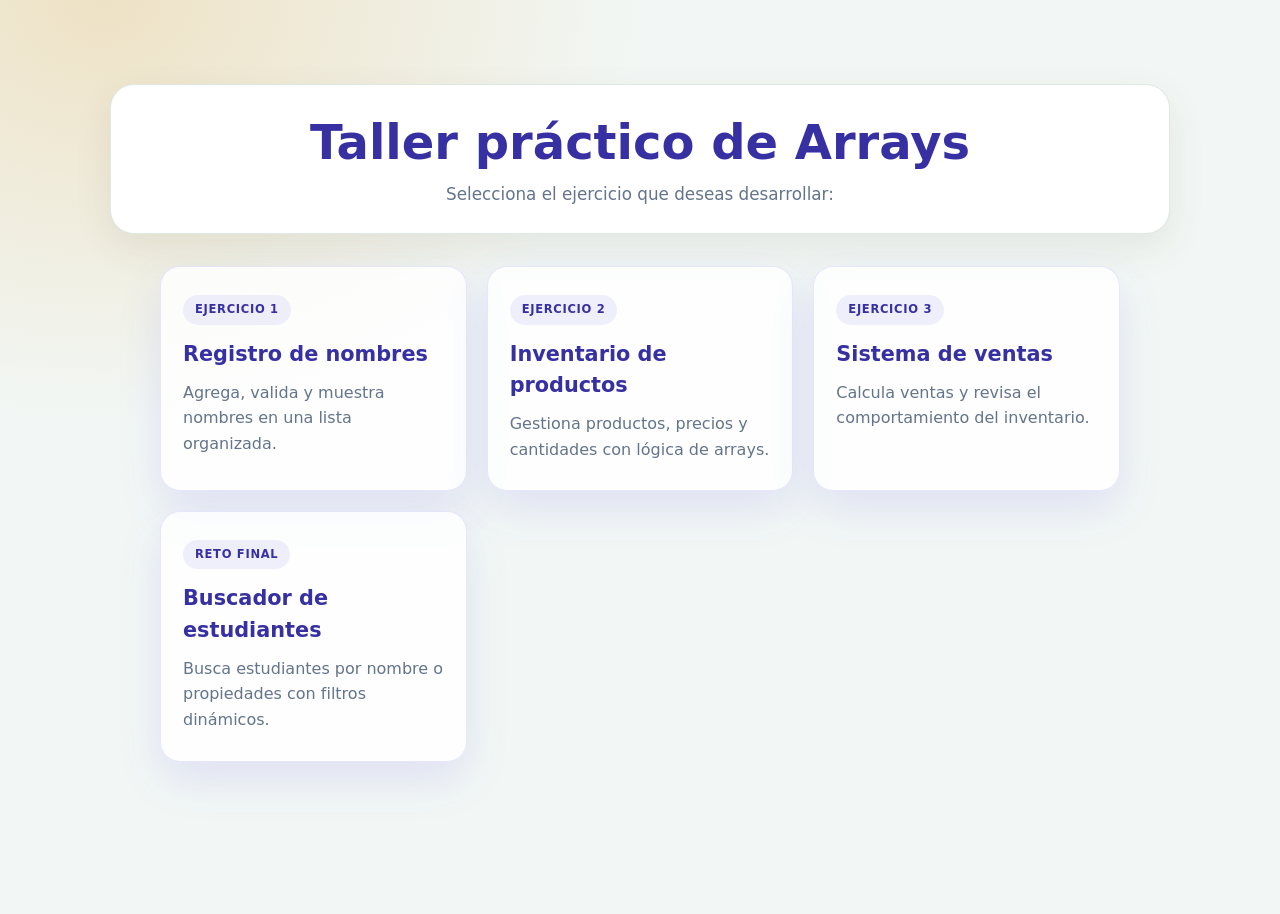
<file: index.html>
<!DOCTYPE html>
<html lang="es">
<head>
    <meta charset="UTF-8">
    <meta name="viewport" content="width=device-width, initial-scale=1.0">
    <title>Taller práctico de arrays</title>
     <link rel="stylesheet" href="css/styles.css">
</head>
<body>
    <div class="container">
        <header class="hero">
            <h1>Taller práctico de Arrays</h1>
            <p>Selecciona el ejercicio que deseas desarrollar:</p>
        </header>

        <main class="grid">
            <article class="card">
                <a href="ejercicio1.html">
                    <span class="tag">Ejercicio 1</span>
                    <h2>Registro de nombres</h2>
                    <p>Agrega, valida y muestra nombres en una lista organizada.</p>
                </a>
            </article>

            <article class="card">
                <a href="ejercicio2.html">
                    <span class="tag">Ejercicio 2</span>
                    <h2>Inventario de productos</h2>
                    <p>Gestiona productos, precios y cantidades con lógica de arrays.</p>
                </a>
            </article>

            <article class="card">
                <a href="ejercicio3.html">
                    <span class="tag">Ejercicio 3</span>
                    <h2>Sistema de ventas</h2>
                    <p>Calcula ventas y revisa el comportamiento del inventario.</p>
                </a>
            </article>

            <article class="card">
                <a href="ejercicio4.html">
                    <span class="tag">Reto final</span>
                    <h2>Buscador de estudiantes</h2>
                    <p>Busca estudiantes por nombre o propiedades con filtros dinámicos.</p>
                </a>
            </article>
        </main>
    </div>
</body>
</html>
</file>
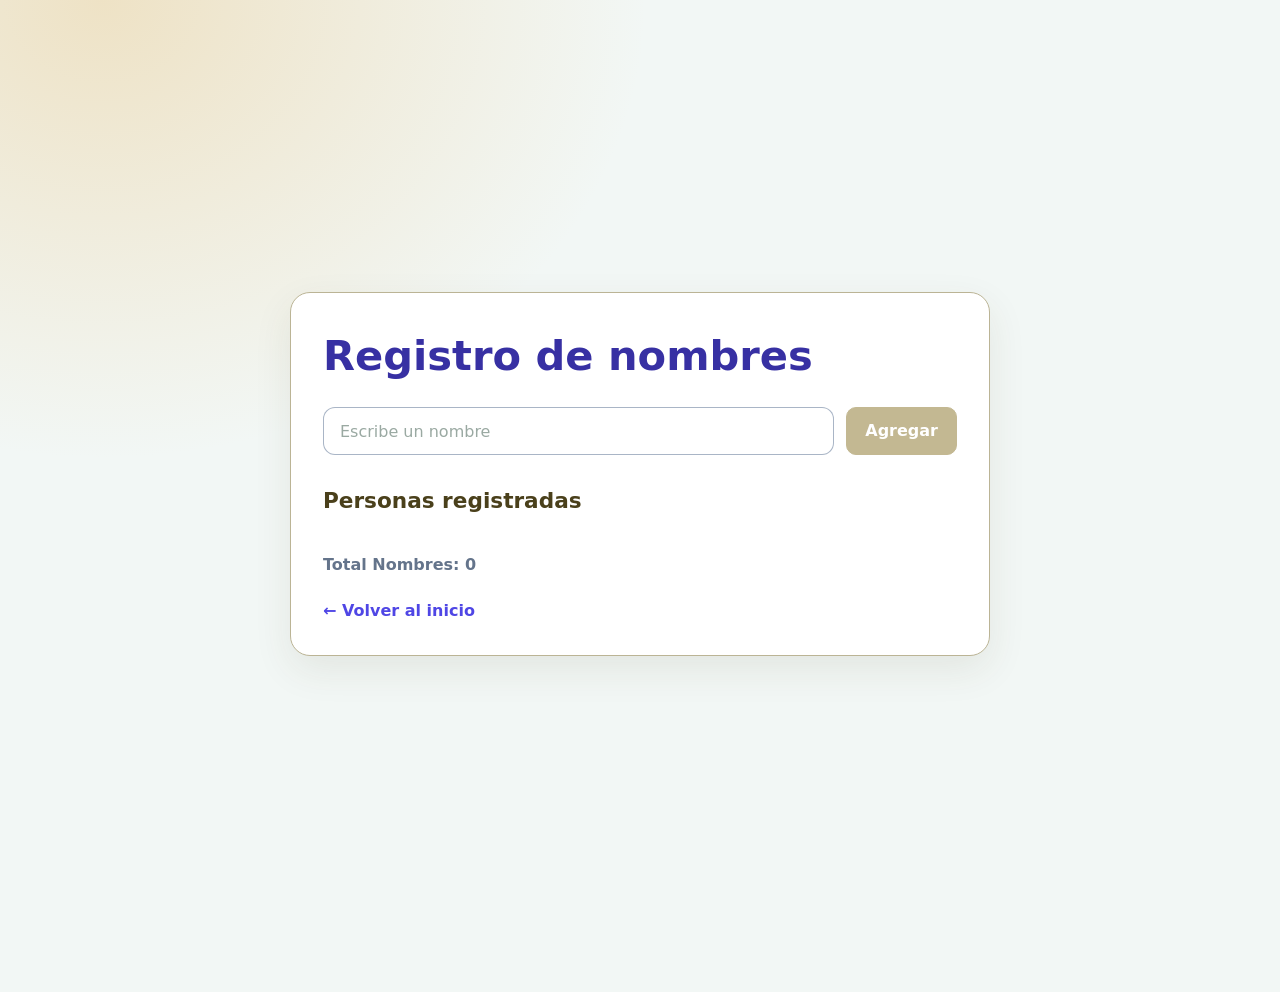
<file: ejercicio1.html>
<!DOCTYPE html>
<html lang="es">
<head>
    <meta charset="UTF-8">
    <meta name="viewport" content="width=device-width, initial-scale=1.0">
    <title>Registro de nombres</title>
     <link rel="stylesheet" href="css/styles.css">
</head>
<body>
    <div class="exercise-page">
        <section class="panel">
            <h1>Registro de nombres</h1>

            <div class="input-row">
                <input type="text" id="nombre" placeholder="Escribe un nombre">
                <button type="button" onclick="agregarNombre()">Agregar</button>
            </div>

            <h2>Personas registradas</h2>
            <ul id="lista"></ul>
            <p id="cantidad">Total Nombres: 0</p>

            <a class="back-link" href="index.html">← Volver al inicio</a>
        </section>
    </div>

    <script src="js/ejercicio1.js"></script>
</body>
</html>
</file>
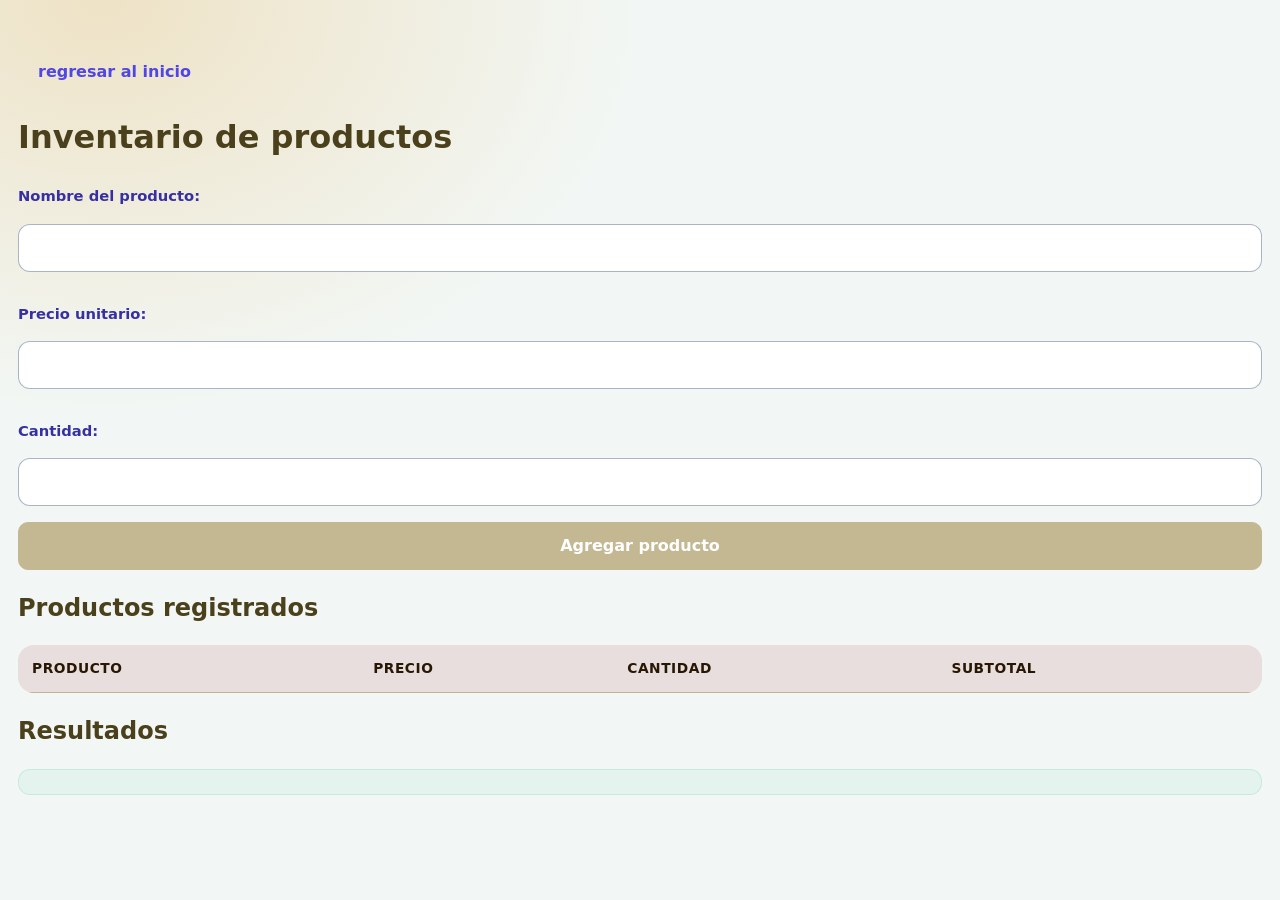
<file: ejercicio2.html>
<!DOCTYPE html>
<html lang="es">
<head>
    <meta charset="UTF-8">
    <meta name="viewport" content="width=device-width, initial-scale=1.0">
    <title>Inventario de productos</title>
    <link rel="stylesheet" href="css/styles.css">
</head>
<body>
    <a>regresar al inicio</a>
    <h1>Inventario de productos</h1>
    <form id="formulario">
        <label for="producto">Nombre del producto:</label>
        <input type="text" id="producto" required>
        <label for="precio">Precio unitario:</label>
        <input type="number" id="precio" min="0.01" step="0.01" required>
        <label for="cantidad">Cantidad:</label>
        <input type="number" id="cantidad" min="1" step="1" required>
        <button type="button" onclick="agregarProducto()">Agregar producto</button>
    </form>
    <h2>Productos registrados</h2>
    <table>
        <thead>
            <tr>
                <th>Producto</th>
                <th>Precio</th>
                <th>Cantidad</th>
                <th>Subtotal</th>
            </tr>
        </thead>
        <tbody id="tabla"></tbody>
    </table>
    <h2>Resultados</h2>
    <p id="total"></p>
    <script src="js/ejercicio2.js"></script>
</body>
</html>
</file>
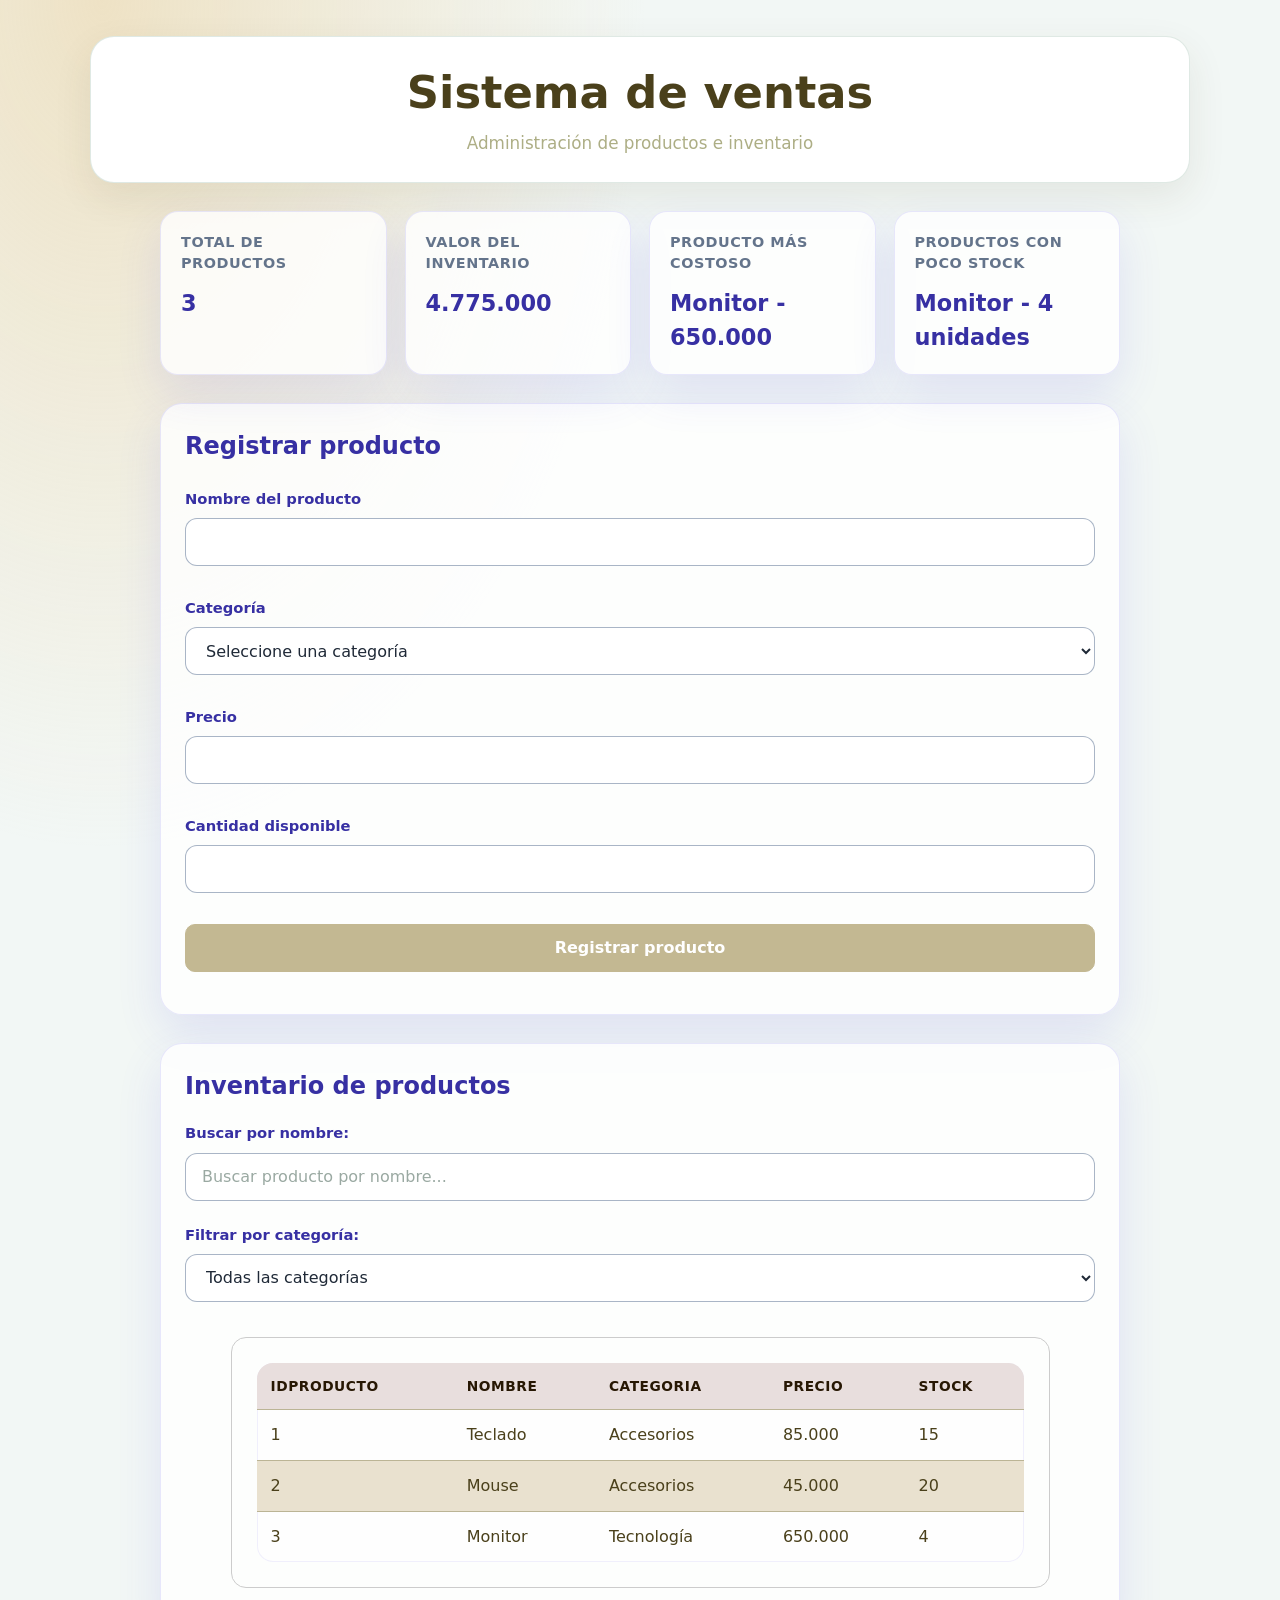
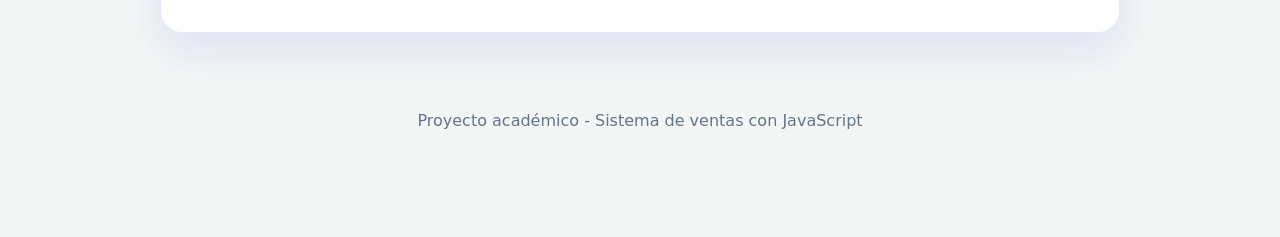
<file: ejercicio3.html>
<!DOCTYPE html>
<html lang="es">
<head>
    <meta charset="UTF-8">
    <meta name="viewport" content="width=device-width, initial-scale=1.0">
    <title>Sistema de Ventas</title>
    <link rel="stylesheet" href="css/styles.css">
</head>
<body>
    <header>
        <h1>Sistema de ventas</h1>
        <p>Administración de productos e inventario</p>
    </header>
    <main>
        <section class="resumen">
            <div class="tarjeta">
                <h3>Total de productos</h3>
                <p id="totalProductos">0</p>
            </div>
            <div class="tarjeta">
                <h3>Valor del inventario</h3>
                <p id="valorInventario">$0</p>
            </div>
            <div class="tarjeta">
                <h3>Producto más costoso</h3>
                <p id="productoCostoso">Sin productos</p>
            </div>
            <div class="tarjeta">
                <h3>Productos con poco stock</h3>
                <p id="pocoStock">0</p>
            </div>
        </section>
        <section class="contenedor">
            <h2>Registrar producto</h2>
            <form id="formularioProducto">
                <div class="grupo">
                    <label for="nombre">Nombre del producto</label>
                    <input type="text" id="nombre" required>
                </div>
                <div class="grupo">
                    <label for="categoria">Categoría</label>
                    <select id="categoria" required>
                        <option value="">Seleccione una categoría</option>
                        <option value="Tecnología">Tecnología</option>
                        <option value="Accesorios">Accesorios</option>
                        <option value="Oficina">Oficina</option>
                        <option value="Hogar">Hogar</option>
                    </select>
                </div>
                <div class="grupo">
                    <label for="precio">Precio</label>
                    <input type="number" id="precio" min="0.01" step="0.01" required>
                </div>
                <div class="grupo">
                    <label for="stock">Cantidad disponible</label>
                    <input type="number" id="stock" min="0" step="1" required>
                </div>
                <button type="submit" id="btnGuardar">
                    Registrar producto
                </button>
            </form>
        </section>
        <section class="contenedor">
            <h2>Inventario de productos</h2>
            <div class="filtros">
                <label for="buscar">Buscar por nombre:</label>
                <input
                    type="text"
                    id="buscar"
                    placeholder="Buscar producto por nombre..."
                >
                <label for="filtroCategoria">Filtrar por categoría:</label>
                <select id="filtroCategoria">
                    <option value="">Todas las categorías</option>
                    <option value="Tecnología">Tecnología</option>
                    <option value="Accesorios">Accesorios</option>
                    <option value="Oficina">Oficina</option>
                    <option value="Hogar">Hogar</option>
                </select>
            </div>
            <p id="mensaje"></p>
            <div class="tabla-contenedor">
                <table>
                    <thead>
                        <tr>
                            <th>idProducto</th>
                            <th>nombre</th>
                            <th>categoria</th>
                            <th>precio</th>
                            <th>stock</th>
                        </tr>
                    </thead>
                    <tbody id="tablaProductos">
                    </tbody>
                </table>
            </div>
        </section>
    </main>
    <footer>
        <p>Proyecto académico - Sistema de ventas con JavaScript</p>
    </footer>
    <script src="js/ejercicio3.js"></script>
</body>
</html>
</file>
<file: css/styles.css>
:root {
    --bg-start: #f4f7ff;
    --bg-end: #e7ecff;
    --primary: #4f46e5;
    --primary-dark: #3730a3;
    --secondary: #06b6d4;
    --surface: rgba(255, 255, 255, 0.8);
    --surface-strong: #ffffff;
    --border: rgba(79, 70, 229, 0.12);
    --shadow: 0 18px 45px rgba(79, 70, 229, 0.12);
    --success: #10b981;
    --danger: #ef4444;
    --text: #1f2937;
    --muted: #64748b;
}

* {
    box-sizing: border-box;
}

body {
    margin: 0;
    min-height: 100vh;
    font-family: Arial, Helvetica, sans-serif;
    background: linear-gradient(135deg, var(--bg-start), var(--bg-end));
    color: var(--text);
    line-height: 1.5;
}

img,
input,
select,
button,
label {
    font: inherit;
}

a {
    color: inherit;
}

.container {
    max-width: 1100px;
    margin: 0 auto;
    padding: 48px 20px;
}

.hero {
    text-align: center;
    margin-bottom: 32px;
}

.hero h1 {
    margin: 0 0 12px;
    font-size: clamp(2.1rem, 4vw, 3rem);
    color: var(--primary-dark);
}

.hero p {
    margin: 0;
    color: var(--muted);
    font-size: 1.05rem;
}

.grid {
    display: grid;
    grid-template-columns: repeat(auto-fit, minmax(230px, 1fr));
    gap: 20px;
}

.card {
    background: var(--surface);
    border: 1px solid var(--border);
    border-radius: 20px;
    box-shadow: var(--shadow);
    overflow: hidden;
    transition: transform 0.2s ease, box-shadow 0.2s ease;
}

.card:hover {
    transform: translateY(-4px);
    box-shadow: 0 22px 55px rgba(79, 70, 229, 0.16);
}

.card a {
    display: block;
    padding: 28px 22px;
    text-decoration: none;
    color: var(--text);
}

.card .tag {
    display: inline-block;
    padding: 6px 12px;
    border-radius: 999px;
    background: rgba(79, 70, 229, 0.08);
    color: var(--primary-dark);
    font-size: 0.72rem;
    font-weight: 700;
    text-transform: uppercase;
    letter-spacing: 0.06em;
    margin-bottom: 14px;
}

.card h2 {
    margin: 0 0 10px;
    font-size: 1.3rem;
    color: var(--primary-dark);
}

.card p {
    margin: 0;
    color: var(--muted);
    line-height: 1.6;
}

.exercise-page {
    min-height: 100vh;
    display: flex;
    align-items: center;
    justify-content: center;
    padding: 40px 20px;
}

.panel {
    width: min(700px, 100%);
    background: rgba(255, 255, 255, 0.82);
    border: 1px solid var(--border);
    border-radius: 24px;
    box-shadow: var(--shadow);
    padding: 30px;
}

.panel h1 {
    margin-top: 0;
    margin-bottom: 20px;
    color: var(--primary-dark);
    font-size: clamp(2rem, 4vw, 2.6rem);
}

.input-row {
    display: flex;
    gap: 12px;
    margin-bottom: 18px;
}

.input-row input[type="text"] {
    flex: 1;
    height: 48px;
    padding: 0 16px;
    border: 1px solid rgba(148, 163, 184, 0.8);
    border-radius: 12px;
    font-size: 1rem;
    background: #fff;
    transition: border-color 0.2s ease, box-shadow 0.2s ease;
}

.input-row input[type="text"]:focus {
    outline: none;
    border-color: var(--primary);
    box-shadow: 0 0 0 4px rgba(79, 70, 229, 0.12);
}

button {
    border: none;
    border-radius: 12px;
    padding: 0 22px;
    height: 48px;
    background: linear-gradient(135deg, var(--primary), var(--secondary));
    color: white;
    font-size: 0.98rem;
    font-weight: 700;
    cursor: pointer;
    transition: opacity 0.2s ease, transform 0.2s ease;
}

button:hover {
    opacity: 0.96;
    transform: translateY(-1px);
}

.panel h2 {
    margin-top: 24px;
    margin-bottom: 12px;
    color: var(--primary-dark);
}

.inventory-form {
    display: grid;
    gap: 16px;
    margin-bottom: 12px;
}

.field {
    display: grid;
    gap: 8px;
}

.field label {
    color: var(--primary-dark);
    font-weight: 700;
}

#formulario,
#formularioProducto {
    display: grid;
    gap: 16px;
    margin: 24px 0 18px;
}

#formulario label,
#formularioProducto label,
.filtros label,
.grupo label {
    color: var(--primary-dark);
    font-weight: 700;
}

#formulario input,
#formularioProducto input,
#formularioProducto select,
#buscar,
#filtroCategoria,
.field input {
    width: 100%;
    min-height: 48px;
    padding: 0 16px;
    border: 1px solid rgba(148, 163, 184, 0.8);
    border-radius: 12px;
    font-size: 1rem;
    background: #fff;
    color: var(--text);
    transition: border-color 0.2s ease, box-shadow 0.2s ease;
}

#formulario input:focus,
#formularioProducto input:focus,
#formularioProducto select:focus,
#buscar:focus,
#filtroCategoria:focus,
.field input:focus {
    outline: none;
    border-color: var(--primary);
    box-shadow: 0 0 0 4px rgba(79, 70, 229, 0.12);
}

body > a {
    display: inline-block;
    margin: 24px 20px 8px;
    color: var(--primary);
    text-decoration: none;
    font-weight: 700;
}

body > a:hover {
    text-decoration: underline;
}

header {
    max-width: 1100px;
    margin: 0 auto;
    padding: 48px 20px 0;
}

header h1 {
    margin: 0;
    color: var(--primary-dark);
    font-size: clamp(2rem, 4vw, 2.8rem);
}

header p {
    margin: 10px 0 0;
    color: var(--muted);
    font-size: 1.05rem;
}

main {
    max-width: 1100px;
    margin: 0 auto;
    padding: 0 20px 48px;
}

.resumen {
    display: grid;
    grid-template-columns: repeat(auto-fit, minmax(220px, 1fr));
    gap: 18px;
    margin: 28px 0;
}

.tarjeta {
    background: rgba(255, 255, 255, 0.8);
    border: 1px solid var(--border);
    border-radius: 18px;
    box-shadow: var(--shadow);
    padding: 20px;
}

.tarjeta h3 {
    margin: 0 0 12px;
    font-size: 0.9rem;
    letter-spacing: 0.04em;
    text-transform: uppercase;
    color: var(--muted);
}

.tarjeta p {
    margin: 0;
    font-size: 1.4rem;
    font-weight: 700;
    color: var(--primary-dark);
}

.contenedor {
    background: rgba(255, 255, 255, 0.8);
    border: 1px solid var(--border);
    border-radius: 22px;
    box-shadow: var(--shadow);
    padding: 24px;
    margin-bottom: 28px;
}

.contenedor h2 {
    margin-top: 0;
    margin-bottom: 18px;
    color: var(--primary-dark);
}

.grupo,
.filtros {
    display: grid;
    gap: 8px;
}

.filtros {
    margin-bottom: 18px;
}

#buscar,
#filtroCategoria {
    max-width: 100%;
}

#mensaje {
    margin: 0 0 18px;
    color: var(--muted);
    font-weight: 700;
}

.tabla-contenedor {
    overflow-x: auto;
}

footer {
    padding: 0 20px 48px;
    text-align: center;
}

footer p {
    max-width: 1100px;
    margin: 0 auto;
    color: var(--muted);
}

table {
    width: 100%;
    border-collapse: collapse;
    overflow: hidden;
    border-radius: 16px;
    background: rgba(255, 255, 255, 0.7);
    box-shadow: inset 0 0 0 1px rgba(79, 70, 229, 0.08);
}

th,
td {
    padding: 14px 16px;
    text-align: left;
    border-bottom: 1px solid rgba(148, 163, 184, 0.35);
}

th {
    background: rgba(79, 70, 229, 0.07);
    color: var(--primary-dark);
    font-size: 0.92rem;
    text-transform: uppercase;
    letter-spacing: 0.04em;
}

tbody tr:last-child td {
    border-bottom: none;
}

#lista {
    list-style: none;
    padding: 0;
    margin: 0 0 18px;
    display: grid;
    gap: 10px;
}

#lista li {
    padding: 12px 14px;
    border-radius: 12px;
    background: rgba(79, 70, 229, 0.06);
    border: 1px solid rgba(79, 70, 229, 0.08);
    color: var(--text);
    font-weight: 600;
}

#cantidad,
#total {
    margin: 0;
    color: var(--muted);
    font-size: 1rem;
    font-weight: 700;
}

#total {
    margin-top: 10px;
    padding: 12px 14px;
    border-radius: 12px;
    background: rgba(16, 185, 129, 0.06);
    border: 1px solid rgba(16, 185, 129, 0.15);
    color: var(--success);
}

.back-link {
    display: inline-block;
    margin-top: 22px;
    color: var(--primary);
    text-decoration: none;
    font-weight: 700;
}

.back-link:hover {
    text-decoration: underline;
}

.placeholder {
    background: rgba(6, 27, 31, 0.06);
    border: 1px dashed rgba(77, 144, 156, 0.5);
    border-radius: 16px;
    padding: 22px;
    color: var(--muted);
    line-height: 1.7;
}


/* Estilos para Centro Veterinario Peluditos */

:root {
    color-scheme: light;
    --fondo: #f2f7f5;
    --superficie: #ffffff;
    --texto: #4a401b;
    --texto-suave: #adae85;
    --primario: #c3b892;
    --primario-oscuro: #a09c5f;
    --borde: #bbb495;
    --acento: #f4e9dd;
    --sombra: 0 14px 38px rgba(76, 70, 29, 0.09);
}

* {
    box-sizing: border-box;
}

html {
    min-width: 120px;
    background: var(--fondo);
}

body {
    margin: 0;
    min-height: 100vh;
    padding: 36px 18px 56px;
    color: var(--texto);
    background:
        radial-gradient(ellipse at 8% 0%, rgba(235, 209, 158, 0.55), transparent 34rem),
        var(--fondo);
    font-family: Inter, ui-sans-serif, system-ui, -apple-system, BlinkMacSystemFont, "Segoe UI", sans-serif;
    line-height: 1.5;
}

main {
    width: min(100%, 1000px);
    margin: 0 auto;
}

header {
    margin: 0 auto 26px;
    padding: 30px 24px 26px;
    overflow: hidden;
    border: 1px solid rgba(220, 231, 226, 0.9);
    border-radius: 24px;
    background: var(--superficie);
    box-shadow: var(--sombra);
    text-align: center;
}

.imagen {
    display: block;
    width: calc(70% + 48px);
    max-width: 200px;
    height: clamp(100px, 32vw, 250px);
    margin: 0 0 18px 50%;
    transform: translateX(-50%);
    object-fit: cover;
    object-position: center 5%;
    -webkit-mask-image: linear-gradient(to right, transparent 0%, #000 8%, #000 92%, transparent 100%);
    mask-image: linear-gradient(to right, transparent 0%, #000 8%, #000 92%, transparent 100%);
}
    


header h2 {
    margin: 0 0 5px;
    color: var(--primario);
    font-size: 0.88rem;
    font-weight: 800;
    letter-spacing: 0.14em;
}

header h1 {
    margin: 0;
    color: var(--texto);
    font-size: clamp(1.8rem, 5vw, 2.8rem);
    line-height: 1.15;
}

header p {
    margin: 12px 0 0;
    color: var(--texto-suave);
}

.panel {
    margin: 0 0 24px;
    padding: clamp(20px, 4vw, 32px);
    border: 1px solid var(--borde);
    border-radius: 20px;
    background: var(--superficie);
    box-shadow: var(--sombra);
}

.panel > h2,
.tabla-cabecera h2 {
    margin: 0 0 20px;
    color: var(--texto);
    font-size: 1.35rem;
    line-height: 1.25;
}

.formulario-contenedor {
    display: grid;
    grid-template-columns: repeat(2, minmax(0, 1fr));
    gap: 18px;
}

.campo {
    display: flex;
    min-width: 0;
    flex-direction: column;
    gap: 7px;
}

label {
    color: #040300;
    font-size: 0.92rem;
    font-weight: 650;
}

input,
select {
    width: 100%;
    min-height: 46px;
    padding: 10px ;
    margin-top: 5pk;
    margin-bottom: 15px;
    border: 1px solid #ccc;
    border-radius: 8px;
    box-sizing: border-box;
    outline: none;
    background: #f6f0e8;
    color: var(--texto);
    font: inherit;
    transition: border-color 150ms ease, box-shadow 150ms ease;
}

input::placeholder {
    color: #9aa9a2;
}

input:focus,
select:focus {
    border-color: var(--primario);
    box-shadow: 0 0 0 3px rgba(18, 10, 0, 0.15);
}

.acciones {
    display: flex;
    flex-wrap: wrap;
    gap: 12px;
    margin-top: 24px;
}

button {
    min-height: 44px;
    padding: 10px 18px;
    border: 1px solid var(--primario);
    border-radius: 10px;
    background: var(--primario);
    color: #fff;
    cursor: pointer;
    font: inherit;
    font-weight: 700;
    transition: background-color 150ms ease, border-color 150ms ease, transform 150ms ease;
}

button:hover {
    transform: translateY(-1px);
    border-color: var(--primario-oscuro);
    background: var(--primario-oscuro);
}

button:focus-visible {
    outline: 3px solid rgba(192, 183, 152, 0.28);
    outline-offset: 2px;
}

button.secundario {
    border-color: var(--borde);
    background: #eceae6;
    color: var(--texto);
}

button.secundario:hover {
    border-color: #ecddc5;
    background: var(--acento);
}

#mensaje {
    margin: 18px 0 0;
    color: var(--primario-oscuro);
    font-size: 0.92rem;
}

.tabla-cabecera {
    display: flex;
    align-items: baseline;
    justify-content: space-between;
    gap: 10px;
    margin-bottom: 4px;
}

.tabla-cabecera h2 {
    margin: 0;
}

#contador {
    margin: 0;
    color: var(--texto-suave);
    font-size: 0.92rem;
    white-space: nowrap;
}

.tabla-contenedor {
    width: 90%;
    max-width: 800;
    margin: 20px auto;
    padding: 25px;
    overflow-x: auto;
    border: 1px solid #ccc;
    border-radius: 15px;
    box-sizing: border-box;
}

table {
    width: 100%;
    min-width: 680px;
    border-collapse: collapse;
    text-align: left;
}

thead {
    background: var(--acento);
}

th,
td {
    padding: 13px 14px;
    border-bottom: 1px solid var(--borde);
    vertical-align: top;
}

th {
    color: #271703;
    font-size: 0.86rem;
    font-weight: 750;
}

tbody tr:last-child td {
    border-bottom: 0;
}

tbody tr:nth-child(even) {
    background: #e9e1cf;
}

td.vacio {
    padding: 24px;
    color: var(--texto-suave);
    text-align: center;
}

@media (max-width: 640px) {
    body {
        padding: 18px 12px 36px;
    }

    header {
        margin-bottom: 0px;
        padding: 22px 16px;
        border-radius: 18px;
    }

    .imagen-encabezado {
        width: min(100%, 300px);
        max-height: 190px;
    }

    .panel {
        margin-bottom: 18px;
        padding: 20px 16px;
        border-radius: 16px;
    }

    .formulario-contenedor {
        grid-template-columns: 1fr;
        gap: 14px;
    }

    .acciones {
        flex-direction: column;
    }

    .acciones button {
        width: 100%;
    }

    .tabla-cabecera {
        align-items: flex-start;
        flex-direction: column;
        gap: 4px;
    }
}
</file>
